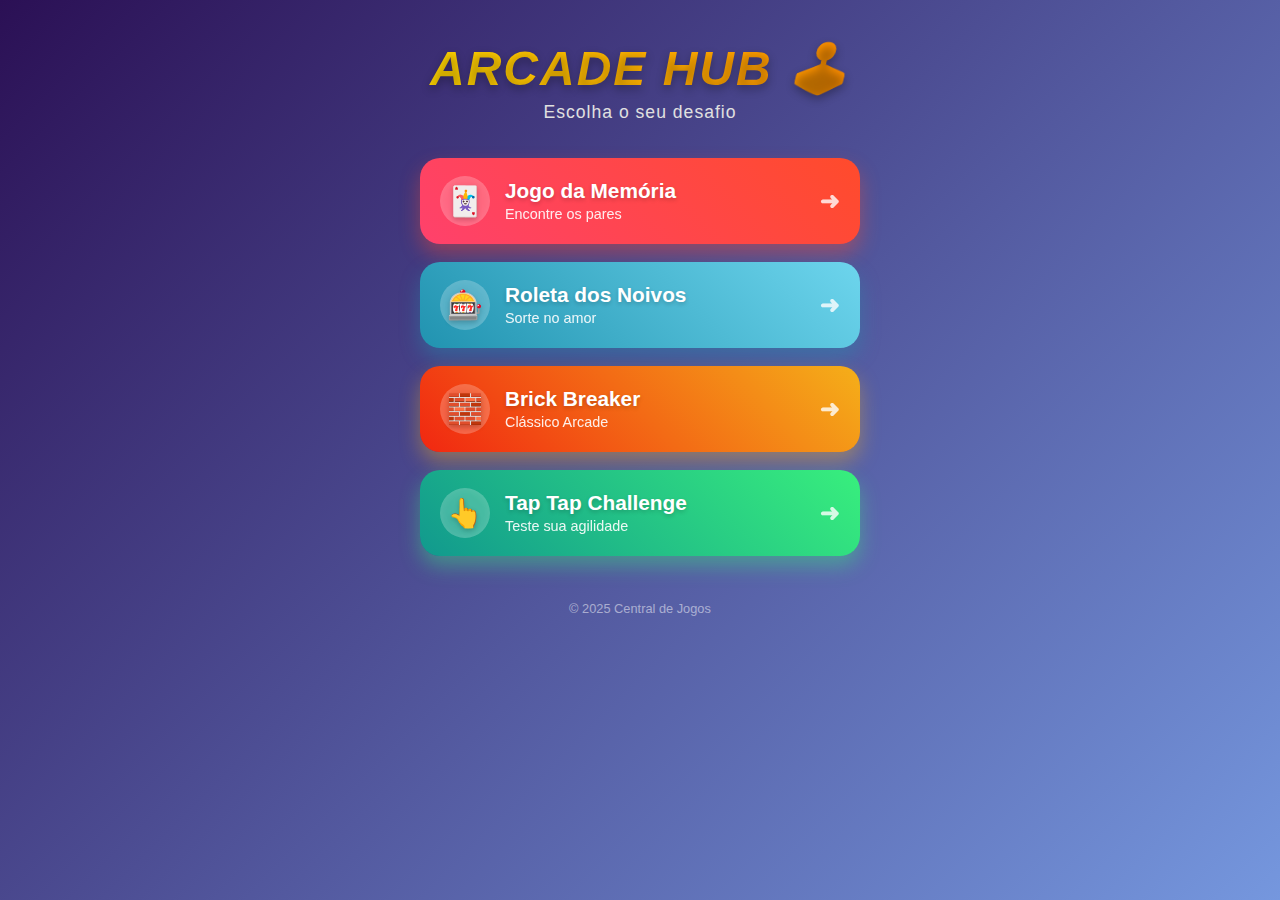
<file: index.html>
<!DOCTYPE html>
<html lang="pt-PT">
<head>
    <meta charset="UTF-8">
    <meta name="viewport" content="width=device-width, initial-scale=1.0, maximum-scale=1.0, user-scalable=no">
    <link rel="icon" type="image/png" href="./img1.png">
    <title>Menu Arcade</title>
    <link rel="stylesheet" href="style.css">
</head>
<body>

    <div class="menu-container">
        
        <header class="menu-header">
            <h1>ARCADE HUB 🕹️</h1>
            <p>Escolha o seu desafio</p>
        </header>

        <nav class="game-list">
            
            <a href="./jogo da memoria/index.html" class="game-card card-1">
                <div class="icon-box">🃏</div>
                <div class="info">
                    <h2>Jogo da Memória</h2>
                    <span>Encontre os pares</span>
                </div>
                <div class="arrow">➜</div>
            </a>

            <a href="./game-previsao/index.html" class="game-card card-2">
                <div class="icon-box">🎰</div>
                <div class="info">
                    <h2>Roleta dos Noivos</h2>
                    <span>Sorte no amor</span>
                </div>
                <div class="arrow">➜</div>
            </a>

            <a href="./brick-breaker/index.html" class="game-card card-3">
                <div class="icon-box">🧱</div>
                <div class="info">
                    <h2>Brick Breaker</h2>
                    <span>Clássico Arcade</span>
                </div>
                <div class="arrow">➜</div>
            </a>

            <a href="./game-tap-tap/index.html" class="game-card card-4">
                <div class="icon-box">👆</div>
                <div class="info">
                    <h2>Tap Tap Challenge</h2>
                    <span>Teste sua agilidade</span>
                </div>
                <div class="arrow">➜</div>
            </a>

        </nav>

        <footer>
            <p>© 2025 Central de Jogos</p>
        </footer>
    </div>

</body>
</html>
</file>
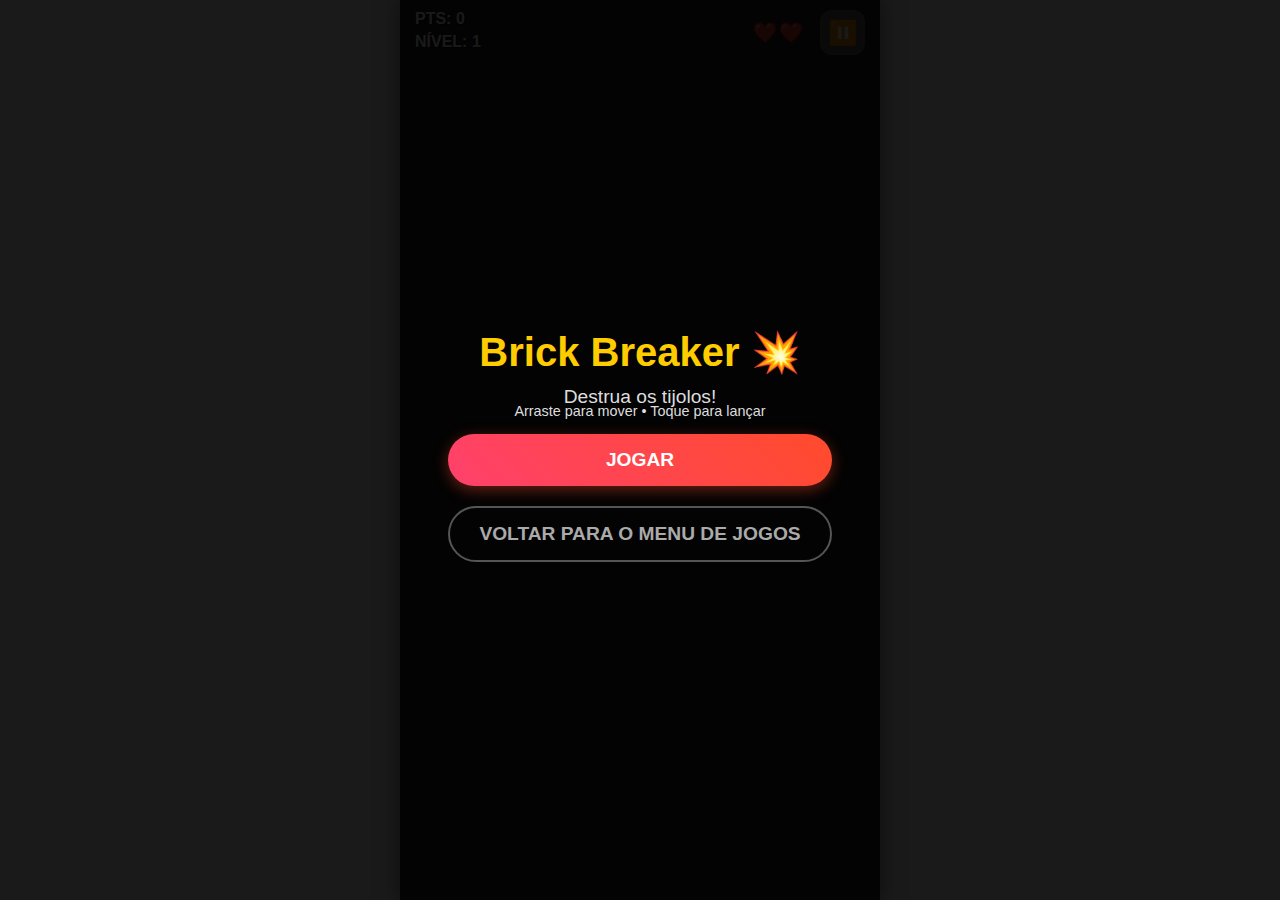
<file: brick-breaker/index.html>
<!DOCTYPE html>
<html lang="pt-BR">
<head>
    <meta charset="UTF-8">
    <meta name="viewport" content="width=device-width, initial-scale=1.0, maximum-scale=1.0, user-scalable=no">
    <link rel="icon" type="image/png" href="./favicon.png">
    <title>Brick Breaker Mobile</title>
    <link rel="stylesheet" href="style.css">
</head>
<body>

    <div class="game-container">
        <div id="ui-layer">
            <div id="stats-left">
                <div>PTS: <span id="score">0</span></div>
                <div>NÍVEL: <span id="level">1</span></div>
            </div>

            <div id="stats-right">
                <div id="lives">❤️❤️</div>
                <button id="btn-pause-toggle">⏸️</button>
            </div>
        </div>

        <canvas id="gameCanvas"></canvas>

        <div id="start-screen" class="screen active">
            <h1>Brick Breaker 💥</h1>
            <p>Destrua os tijolos!</p>
            <p style="font-size: 0.9rem; margin-top: -20px; margin-bottom: 5px;">Arraste para mover • Toque para lançar</p>
            
            <button id="btn-start" class="btn primary">Jogar</button>
            
            <a href="../index.html" class="btn secondary link-btn">Voltar para o Menu de Jogos</a>
        </div>

        <div id="pause-screen" class="screen">
            <h1>Pausado ✋</h1>
            <button id="btn-resume" class="btn primary">Continuar</button>
            <a href="./index.html" class="btn secondary link-btn">Sair para Menu</a>
        </div>

        <div id="game-over-screen" class="screen">
            <h1>Game Over</h1>
            <p>Nível alcançado: <span id="final-level">1</span></p>
            <p>Pontuação Final: <span id="final-score">0</span></p>
            <button id="btn-restart" class="btn primary">Tentar Novamente</button>
            <a href="./index.html" class="btn secondary link-btn">Sair</a>
        </div>

        <div id="win-screen" class="screen">
            <h1>Você Zerou! 🏆</h1>
            <p>Parabéns, completou os 10 níveis!</p>
            <p>Pontuação: <span id="win-score">0</span></p>
            <button id="btn-play-again" class="btn primary">Jogar Novamente</button>
            <a href="menu.html" class="btn secondary link-btn">Voltar ao Menu</a>
        </div>
    </div>

    <script src="script.js"></script>
</body>
</html>
</file>
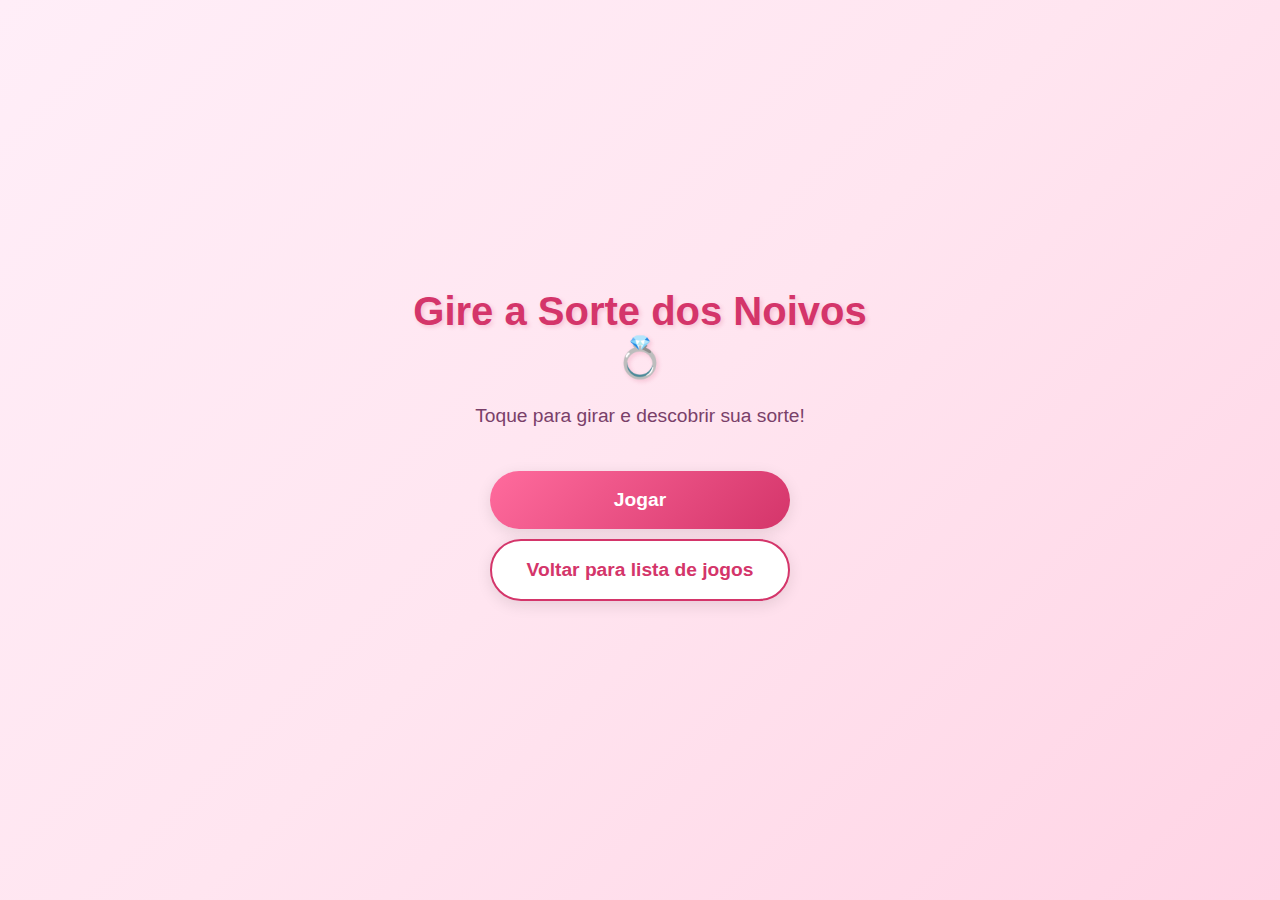
<file: game-previsao/index.html>
<!DOCTYPE html>
<html lang="pt-BR">
<head>
    <meta charset="UTF-8">
    <meta name="viewport" content="width=device-width, initial-scale=1.0">
    <link rel="icon" type="image/png" href="./favicon.png">
    <title>Role a Sorte dos Noivos 💍</title>
    <link rel="stylesheet" href="style.css">
</head>
<body>
    <!-- Tela Inicial -->
    <div id="welcomeScreen" class="screen active">
        <div class="container">
            <h1 class="title">Gire a Sorte dos Noivos 💍</h1>
            <p class="subtitle">Toque para girar e descobrir sua sorte!</p>
            <button id="startBtn" class="btn btn-primary">Jogar</button>
            <button href="../index.html" id="backBtn" class="btn btn-secondary">Voltar para lista de jogos</button>
        </div>
    </div>

    <!-- Tela do Jogo -->
    <div id="gameScreen" class="screen">
        <div class="container">
            <h2 class="game-title">Role a Sorte dos Noivos 💍</h2>
            
            <div class="slot-machine">
                <div class="slot-column" id="slot1">
                    <div class="slot-items"></div>
                </div>
                <div class="slot-column" id="slot2">
                    <div class="slot-items"></div>
                </div>
                <div class="slot-column" id="slot3">
                    <div class="slot-items"></div>
                </div>
            </div>

            <button id="spinBtn" class="btn btn-spin">Girar 🎰</button>

            <div id="resultMessage" class="result-message"></div>

            <div class="history">
                <h3>Últimas Sortes:</h3>
                <div id="historyList"></div>
            </div>

            <button id="returnBtn" class="btn btn-return">Voltar ao Início</button>
        </div>
    </div>

    <!-- Audio opcional -->
    <audio id="spinSound" preload="auto">
        <source src="[data-uri]" type="audio/wav">
    </audio>

    <script src="script.js"></script>
</body>
</html>
</file>
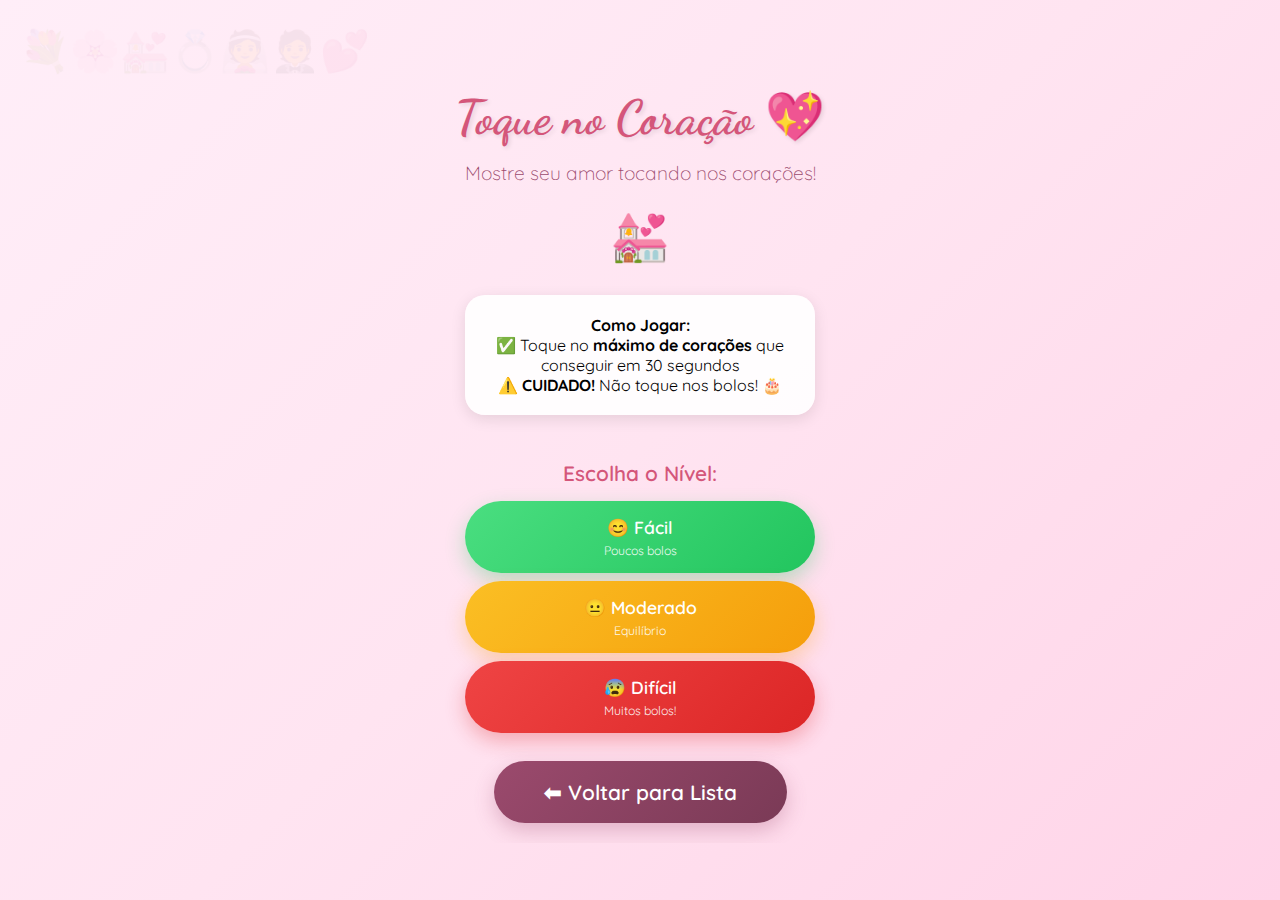
<file: game-tap-tap/index.html>
<!DOCTYPE html>
<html lang="pt-BR">
<head>
    <meta charset="UTF-8">
    <meta name="viewport" content="width=device-width, initial-scale=1.0">
    <link rel="icon" type="image/png" href="./favicon.png">
    <title>Toque no Coração 💖</title>
    <link rel="stylesheet" href="style.css">
</head>
<body>
    <div class="container">
        <div id="startScreen" class="screen active">
            <h1>Toque no Coração 💖</h1>
            <p class="subtitle">Mostre seu amor tocando nos corações!</p>
            <div class="emoji-big">💒</div>
            <div class="rules">
                <p><strong>Como Jogar:</strong></p>
                <p>✅ Toque no <strong>máximo de corações</strong> que conseguir em 30 segundos</p>
                <p>⚠️ <strong>CUIDADO!</strong> Não toque nos bolos! 🎂</p>
            </div>
            
            <div class="difficulty-selection">
                <p class="difficulty-title">Escolha o Nível:</p>
                <button class="difficulty-btn easy" onclick="startGame('easy')">
                    😊 Fácil
                    <span class="difficulty-desc">Poucos bolos</span>
                </button>
                <button class="difficulty-btn medium" onclick="startGame('medium')">
                    😐 Moderado
                    <span class="difficulty-desc">Equilíbrio</span>
                </button>
                <button class="difficulty-btn hard" onclick="startGame('hard')">
                    😰 Difícil
                    <span class="difficulty-desc">Muitos bolos!</span>
                </button>
            </div>

            <div style="margin-top: 20px; width: 100%; max-width: 350px;">
                <button class="btn-secondary" onclick="exitGame()">⬅ Voltar para Lista</button>
            </div>
        </div>

        <div id="gameScreen" class="screen game-screen">
            <div class="game-header">
                <div class="score">❤️ <span id="scoreDisplay">0</span></div>
                
                <button class="pause-btn" onclick="togglePause()">⏸️</button>
                
                <div class="timer">⏱️ <span id="timerDisplay">30</span>s</div>
            </div>

            <div id="pauseModal" class="pause-modal hidden">
                <div class="pause-content">
                    <h2>Jogo Pausado ⏸️</h2>
                    <div class="pause-buttons">
                        <button onclick="togglePause()">Continuar</button>
                        <button class="btn-secondary" onclick="goToMenu()">Sair para Menu</button>
                    </div>
                </div>
            </div>
            
            </div>

        <div id="endScreen" class="screen">
            <h1>Parabéns! 🎉</h1>
            <div class="emoji-big">💝</div>
            <div class="final-score" id="finalScore">0</div>
            <p class="message" id="messageDisplay"></p>
            <div class="record" id="recordDisplay"></div>
            
            <div class="end-buttons">
                <button onclick="restartGame()">Jogar Novamente</button>
                <button class="btn-secondary" onclick="goToMenu()">Menu Inicial</button>
                <button class="btn-secondary" style="background: linear-gradient(135deg, #7a3a56 0%, #5c2b41 100%);" onclick="exitGame()">Sair do Jogo</button>
            </div>
        </div>
    </div>

    <script src="script.js"></script>
</body>
</html>
</file>
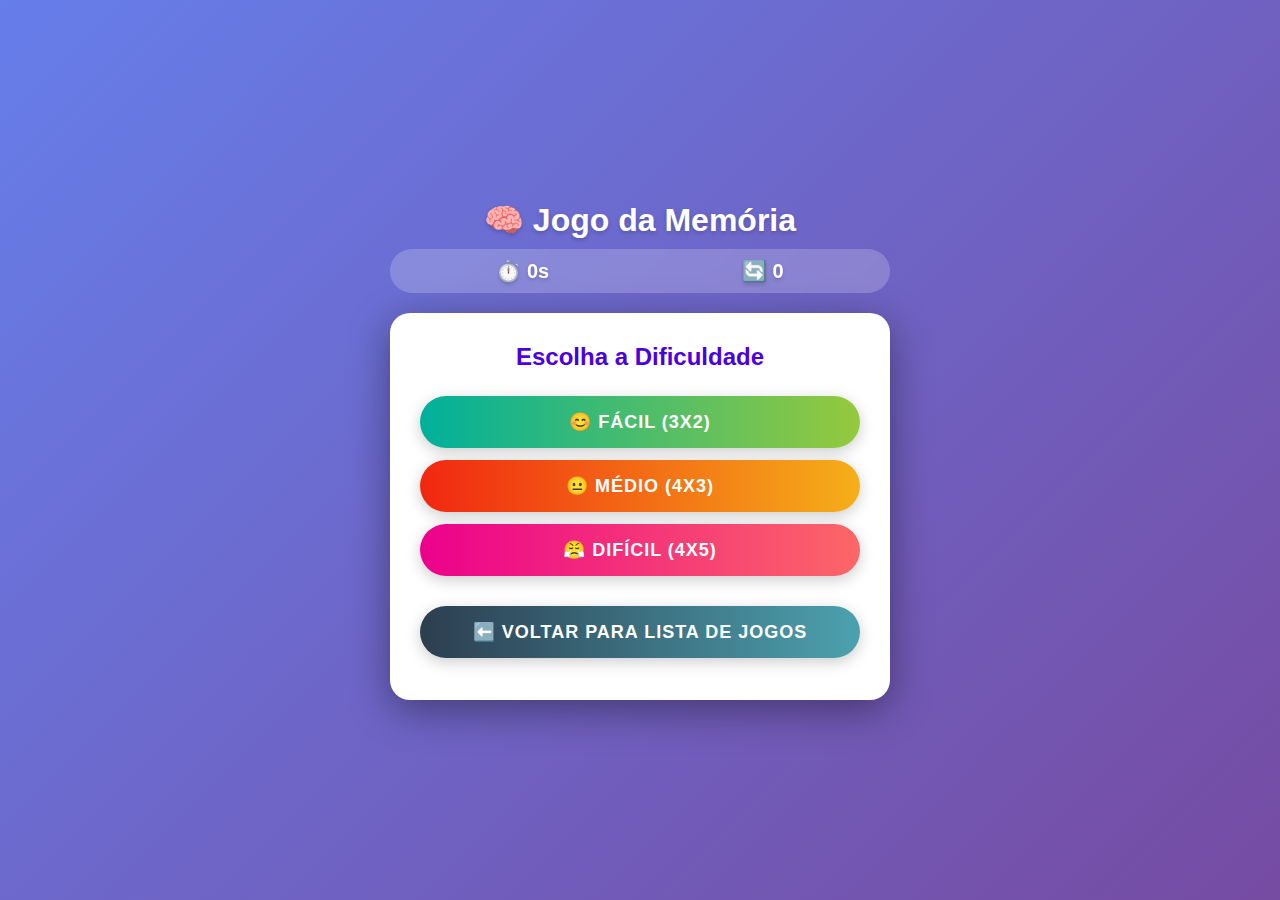
<file: jogo da memoria/index.html>
<!DOCTYPE html>
<html lang="pt-BR">
<head>
    <meta charset="UTF-8">
    <meta name="viewport" content="width=device-width, initial-scale=1.0">
    <title>Jogo da Memória</title>
     <link rel="icon" type="image/png" href="./images/cerebro2.png">
    <link rel="stylesheet" href="style.css">
</head>
<body>
    <div class="container">
        <div class="header">
            <h1>🧠 Jogo da Memória</h1>
            <div class="info">
                <div>⏱️ <span id="tempo">0</span>s</div>
                <div>🔄 <span id="jogadas">0</span></div>
            </div>
        </div>

        <div id="menu" class="menu">
            <h2>Escolha a Dificuldade</h2>
            <button class="btn btn-facil" onclick="iniciarJogo('facil')">😊 Fácil (3x2)</button>
            <button class="btn btn-medio" onclick="iniciarJogo('medio')">😐 Médio (4x3)</button>
            <button class="btn btn-dificil" onclick="iniciarJogo('dificil')">😤 Difícil (4x5)</button>
            <a href="../index.html" class="btn btn-voltar" style="text-decoration: none; display: block;">⬅️ Voltar para Lista de Jogos</a>
        </div>

        <div id="game-board" class="game-board"></div>
        <button id="btn-voltar" class="btn btn-voltar hidden" onclick="voltarMenu()">Voltar ao Menu</button>

        <div id="vitoria" class="vitoria hidden">
            <h2>🎉 Parabéns!</h2>
            <p>Você venceu!</p>
            <p>⏱️ Tempo: <span id="tempo-final">0</span> segundos</p>
            <p>🔄 Jogadas: <span id="jogadas-final">0</span></p>
            <button class="btn btn-facil" onclick="voltarMenu()">Jogar Novamente</button>
        </div>
    </div>

    <script src="script.js"></script>
</body>
</html>
</file>
<file: game-previsao/style.css>
* {
    margin: 0;
    padding: 0;
    box-sizing: border-box;
}

body {
    font-family: 'Segoe UI', Tahoma, Geneva, Verdana, sans-serif;
    background: linear-gradient(135deg, #ffeef8 0%, #ffe5f0 50%, #ffd4e5 100%);
    min-height: 100vh;
    display: flex;
    align-items: center;
    justify-content: center;
    overflow-x: hidden;
}

.screen {
    display: none;
    width: 100%;
    min-height: 100vh;
    padding: 20px;
}

.screen.active {
    display: flex;
    align-items: center;
    justify-content: center;
    animation: fadeIn 0.5s ease;
}

.container {
    max-width: 500px;
    width: 100%;
    text-align: center;
}

/* Tela Inicial */
.title {
    font-size: 2.5rem;
    color: #d4356a;
    margin-bottom: 20px;
    text-shadow: 2px 2px 4px rgba(212, 53, 106, 0.2);
    animation: bounceIn 1s ease;
}

.subtitle {
    font-size: 1.2rem;
    color: #7a4069;
    margin-bottom: 40px;
    line-height: 1.6;
}

/* Botões */
.btn {
    width: 100%;
    max-width: 300px;
    padding: 18px 30px;
    font-size: 1.2rem;
    font-weight: bold;
    border: none;
    border-radius: 50px;
    cursor: pointer;
    transition: all 0.3s ease;
    margin: 10px auto;
    display: block;
    box-shadow: 0 4px 15px rgba(0, 0, 0, 0.1);
}

.btn-primary {
    background: linear-gradient(135deg, #ff6b9d 0%, #d4356a 100%);
    color: white;
}

.btn-primary:hover {
    transform: translateY(-3px);
    box-shadow: 0 6px 20px rgba(212, 53, 106, 0.4);
}

.btn-secondary {
    background: white;
    color: #d4356a;
    border: 2px solid #d4356a;
}

.btn-secondary:hover {
    background: #ffeef8;
    transform: translateY(-2px);
}

.btn-spin {
    background: linear-gradient(135deg, #ffd700 0%, #ffaa00 100%);
    color: #7a4069;
    font-size: 1.5rem;
    max-width: 100%;
    margin-top: 30px;
    box-shadow: 0 6px 20px rgba(255, 215, 0, 0.4);
}

.btn-spin:hover:not(:disabled) {
    transform: scale(1.05);
    box-shadow: 0 8px 25px rgba(255, 215, 0, 0.6);
}

.btn-spin:disabled {
    opacity: 0.6;
    cursor: not-allowed;
}

.btn-return {
    background: white;
    color: #d4356a;
    border: 2px solid #d4356a;
    font-size: 1rem;
    max-width: 250px;
    margin-top: 30px;
}

/* Tela do Jogo */
.game-title {
    font-size: 1.8rem;
    color: #d4356a;
    margin-bottom: 30px;
}

/* Slot Machine */
.slot-machine {
    display: flex;
    justify-content: center;
    gap: 15px;
    margin: 30px auto;
    padding: 30px 20px;
    background: white;
    border-radius: 30px;
    box-shadow: 0 10px 40px rgba(0, 0, 0, 0.15);
    border: 5px solid #ffd700;
}

.slot-column {
    width: 90px;
    height: 120px;
    background: linear-gradient(135deg, #ffeef8 0%, #fff5fa 100%);
    border-radius: 20px;
    overflow: hidden;
    position: relative;
    border: 3px solid #ff6b9d;
    box-shadow: inset 0 4px 8px rgba(0, 0, 0, 0.1);
}

.slot-items {
    position: absolute;
    top: 0;
    left: 0;
    width: 100%;
    transition: transform 0.1s linear;
}

.slot-item {
    height: 120px;
    display: flex;
    align-items: center;
    justify-content: center;
    font-size: 4rem;
}

/* Animação de Spin */
.spinning .slot-items {
    animation: spin 0.1s linear infinite;
}

@keyframes spin {
    0% { transform: translateY(0); }
    100% { transform: translateY(-120px); }
}

/* Mensagem de Resultado */
.result-message {
    min-height: 100px;
    display: flex;
    align-items: center;
    justify-content: center;
    margin-top: 30px;
    padding: 20px;
    background: white;
    border-radius: 20px;
    font-size: 1.2rem;
    color: #7a4069;
    font-weight: bold;
    line-height: 1.6;
    box-shadow: 0 4px 15px rgba(0, 0, 0, 0.1);
    opacity: 0;
    transform: scale(0.8);
    transition: all 0.4s ease;
}

.result-message.show {
    opacity: 1;
    transform: scale(1);
    animation: zoomIn 0.5s ease;
}

/* Histórico */
.history {
    margin-top: 40px;
    padding: 20px;
    background: white;
    border-radius: 20px;
    box-shadow: 0 4px 15px rgba(0, 0, 0, 0.1);
}

.history h3 {
    color: #d4356a;
    font-size: 1.2rem;
    margin-bottom: 15px;
}

#historyList {
    max-height: 200px;
    overflow-y: auto;
}

.history-item {
    padding: 10px;
    margin: 5px 0;
    background: #ffeef8;
    border-radius: 10px;
    font-size: 0.95rem;
    color: #7a4069;
    border-left: 4px solid #ff6b9d;
}

/* Animações */
@keyframes fadeIn {
    from {
        opacity: 0;
    }
    to {
        opacity: 1;
    }
}

@keyframes bounceIn {
    0% {
        opacity: 0;
        transform: scale(0.3);
    }
    50% {
        opacity: 1;
        transform: scale(1.05);
    }
    70% {
        transform: scale(0.9);
    }
    100% {
        transform: scale(1);
    }
}

@keyframes zoomIn {
    0% {
        opacity: 0;
        transform: scale(0.5);
    }
    100% {
        opacity: 1;
        transform: scale(1);
    }
}

/* Scrollbar personalizada */
#historyList::-webkit-scrollbar {
    width: 8px;
}

#historyList::-webkit-scrollbar-track {
    background: #ffeef8;
    border-radius: 10px;
}

#historyList::-webkit-scrollbar-thumb {
    background: #ff6b9d;
    border-radius: 10px;
}

/* Responsividade */
@media (max-width: 400px) {
    .title {
        font-size: 2rem;
    }
    
    .slot-column {
        width: 75px;
        height: 100px;
    }
    
    .slot-item {
        height: 100px;
        font-size: 3rem;
    }
    
    .btn-spin {
        font-size: 1.3rem;
    }
    
    .result-message {
        font-size: 1rem;
    }
}

@media (min-width: 768px) {
    .slot-machine {
        gap: 25px;
        padding: 40px 30px;
    }
    
    .slot-column {
        width: 110px;
        height: 140px;
    }
    
    .slot-item {
        height: 140px;
        font-size: 5rem;
    }
}
</file>
<file: game-tap-tap/style.css>
@import url('https://fonts.googleapis.com/css2?family=Dancing+Script:wght@400;700&family=Quicksand:wght@300;400;600&display=swap');

* {
    margin: 0;
    padding: 0;
    box-sizing: border-box;
    -webkit-tap-highlight-color: transparent;
}

body {
    font-family: 'Quicksand', sans-serif;
    background: linear-gradient(135deg, #ffeef8 0%, #ffe4f1 50%, #ffd4e8 100%);
    min-height: 100vh;
    display: flex;
    justify-content: center;
    align-items: center;
    overflow-x: hidden;
    overflow-y: auto;
    position: relative;
}

/* Decoração de fundo */
body::before {
    content: '💐🌸💒💍👰🤵💕';
    position: absolute;
    top: 0;
    left: 0;
    right: 0;
    bottom: 0;
    font-size: 40px;
    opacity: 0.05;
    pointer-events: none;
    word-wrap: break-word;
    line-height: 1.5;
    padding: 20px;
}

.container {
    position: relative;
    width: 100%;
    max-width: 500px;
    min-height: 100vh;
    display: flex;
    flex-direction: column;
    justify-content: center;
    align-items: center;
    padding: 15px;
    z-index: 1;
}

#startScreen {
    overflow-y: auto;
    overflow-x: hidden;
    max-height: 100vh;
    padding: 20px 15px;
}

/* Scrollbar personalizada */
#startScreen::-webkit-scrollbar { width: 6px; }
#startScreen::-webkit-scrollbar-track { background: rgba(255, 255, 255, 0.3); border-radius: 10px; }
#startScreen::-webkit-scrollbar-thumb { background: rgba(212, 86, 122, 0.5); border-radius: 10px; }

.screen {
    display: none;
    text-align: center;
    width: 100%;
    animation: fadeIn 0.5s ease-in;
}

.screen.active {
    display: flex;
    flex-direction: column;
    justify-content: flex-start;
    align-items: center;
}

@keyframes fadeIn {
    from { opacity: 0; transform: scale(0.9); }
    to { opacity: 1; transform: scale(1); }
}

h1 {
    font-family: 'Dancing Script', cursive;
    font-size: 3em;
    color: #d4567a;
    margin-bottom: 15px;
    margin-top: 10px;
    text-shadow: 2px 2px 4px rgba(0,0,0,0.1);
}

.subtitle {
    font-size: 1.2em;
    color: #9b4a6d;
    margin-bottom: 15px;
    font-weight: 300;
}

/* Botões Gerais */
button {
    font-family: 'Quicksand', sans-serif;
    background: linear-gradient(135deg, #ff6b9d 0%, #d4567a 100%);
    color: white;
    border: none;
    padding: 18px 50px;
    font-size: 1.3em;
    border-radius: 50px;
    cursor: pointer;
    box-shadow: 0 8px 20px rgba(212, 86, 122, 0.3);
    transition: all 0.3s ease;
    font-weight: 600;
    min-width: 200px;
}

button:hover {
    transform: translateY(-3px);
    box-shadow: 0 12px 25px rgba(212, 86, 122, 0.4);
}

button:active { transform: translateY(-1px); }

/* Seleção de Dificuldade */
.difficulty-selection {
    width: 100%;
    max-width: 350px;
    margin-top: 20px;
}

.difficulty-title {
    font-size: 1.3em;
    color: #d4567a;
    font-weight: 600;
    margin-bottom: 15px;
}

.difficulty-btn {
    width: 100%;
    margin: 8px 0;
    padding: 15px 25px;
    font-size: 1.1em;
    display: flex;
    flex-direction: column;
    align-items: center;
    gap: 5px;
    min-width: auto;
}

.difficulty-btn.easy { background: linear-gradient(135deg, #4ade80 0%, #22c55e 100%); box-shadow: 0 8px 20px rgba(34, 197, 94, 0.3); }
.difficulty-btn.medium { background: linear-gradient(135deg, #fbbf24 0%, #f59e0b 100%); box-shadow: 0 8px 20px rgba(245, 158, 11, 0.3); }
.difficulty-btn.hard { background: linear-gradient(135deg, #ef4444 0%, #dc2626 100%); box-shadow: 0 8px 20px rgba(220, 38, 38, 0.3); }

.difficulty-desc {
    font-size: 0.7em;
    opacity: 0.9;
    font-weight: 400;
}

/* Botões Secundários */
.end-buttons {
    display: flex;
    flex-direction: column;
    gap: 15px;
    width: 100%;
    max-width: 300px;
    margin-top: 10px;
}

.btn-secondary {
    background: linear-gradient(135deg, #9b4a6d 0%, #7a3a56 100%);
    box-shadow: 0 8px 20px rgba(155, 74, 109, 0.3);
}

/* Tela de Jogo */
.game-screen {
    width: 100%;
    height: 100vh;
    position: relative;
}

.game-header {
    position: fixed;
    top: 0;
    left: 0;
    right: 0;
    background: rgba(255, 255, 255, 0.95);
    padding: 15px 20px;
    display: flex;
    justify-content: space-between;
    align-items: center;
    box-shadow: 0 2px 10px rgba(0,0,0,0.1);
    z-index: 100;
}

.score, .timer {
    font-size: 1.5em;
    font-weight: 600;
    color: #d4567a;
}

/* Botão de Pause */
.pause-btn {
    background: white;
    color: #d4567a;
    width: 55px; 
    height: 55px; 
    padding: 0;
    font-size: 2em;
    display: flex;
    justify-content: center;
    align-items: center;
    min-width: auto;
    box-shadow: 0 4px 8px rgba(212, 86, 122, 0.15);
    transition: all 0.2s ease;
}

.pause-btn:hover {
    background: #fff0f5;
    transform: scale(1.05) translateY(-2px);
    box-shadow: 0 6px 12px rgba(212, 86, 122, 0.25);
}

.pause-btn:active {
    transform: scale(0.95);
}

/* Modal de Pause */
.pause-modal {
    position: absolute;
    top: 0;
    left: 0;
    width: 100%;
    height: 100%;
    background: rgba(255, 255, 255, 0.85);
    backdrop-filter: blur(5px);
    z-index: 200;
    display: flex;
    justify-content: center;
    align-items: center;
    animation: fadeIn 0.2s ease-out;
}

.pause-modal.hidden {
    display: none;
}

.pause-content {
    background: white;
    padding: 30px;
    border-radius: 20px;
    box-shadow: 0 10px 30px rgba(212, 86, 122, 0.2);
    text-align: center;
    border: 2px solid #ffeef8;
    width: 90%;
    max-width: 320px;
}

.pause-content h2 {
    color: #d4567a;
    font-family: 'Dancing Script', cursive;
    font-size: 2.5em;
    margin-bottom: 20px;
}

.pause-buttons {
    display: flex;
    flex-direction: column;
    gap: 15px;
}

/* Congelamento de Animações */
.elements-paused .heart, 
.elements-paused .cake {
    animation-play-state: paused !important;
}

/* Elementos do Jogo */
.heart, .cake {
    position: absolute;
    font-size: 70px;
    cursor: pointer;
    user-select: none;
    z-index: 10;
    filter: drop-shadow(0 4px 8px rgba(0,0,0,0.2));
    width: 80px;
    height: 80px;
    display: flex;
    align-items: center;
    justify-content: center;
}

.heart { animation: heartAppear 0.3s ease-out, heartPulse 0.6s ease-in-out infinite; }
.cake { animation: cakeAppear 0.3s ease-out, cakeShake 0.8s ease-in-out infinite; }

@keyframes heartAppear { from { transform: scale(0) rotate(0deg); opacity: 0; } to { transform: scale(1) rotate(10deg); opacity: 1; } }
@keyframes heartPulse { 0%, 100% { transform: scale(1) rotate(10deg); } 50% { transform: scale(1.1) rotate(-10deg); } }
@keyframes heartPop { 0% { transform: scale(1); } 50% { transform: scale(1.5); } 100% { transform: scale(0); opacity: 0; } }
.heart.clicked { animation: heartPop 0.4s ease-out forwards; }

@keyframes cakeAppear { from { transform: scale(0) rotate(0deg); opacity: 0; } to { transform: scale(1) rotate(-5deg); opacity: 1; } }
@keyframes cakeShake { 0%, 100% { transform: scale(1) rotate(-5deg); } 25% { transform: scale(1.05) rotate(5deg); } 75% { transform: scale(1.05) rotate(-10deg); } }

/* Game Over Overlay */
.game-over {
    position: fixed;
    top: 0; left: 0; right: 0; bottom: 0;
    background: rgba(212, 86, 122, 0.95);
    display: flex;
    flex-direction: column;
    justify-content: center;
    align-items: center;
    z-index: 1000;
    animation: fadeIn 0.3s ease-in;
}

.game-over h2 {
    font-family: 'Dancing Script', cursive;
    font-size: 3em;
    color: white;
    margin-bottom: 20px;
    animation: shake 0.5s ease-in-out;
}

.game-over p {
    color: white;
    font-size: 1.3em;
    margin-bottom: 30px;
}

@keyframes shake { 0%, 100% { transform: translateX(0); } 25% { transform: translateX(-20px); } 75% { transform: translateX(20px); } }

/* Tela Final */
.final-score {
    font-size: 4em;
    color: #d4567a;
    font-weight: 700;
    margin: 20px 0;
    animation: scoreReveal 0.6s ease-out;
}

@keyframes scoreReveal { 0% { transform: scale(0) rotate(-180deg); opacity: 0; } 60% { transform: scale(1.2) rotate(10deg); } 100% { transform: scale(1) rotate(0deg); opacity: 1; } }

.record {
    background: rgba(255, 255, 255, 0.8);
    padding: 15px 30px;
    border-radius: 20px;
    margin: 20px 0;
    font-size: 1.2em;
    color: #d4567a;
    font-weight: 600;
    box-shadow: 0 4px 15px rgba(0,0,0,0.1);
}

.emoji-big { font-size: 3em; margin: 5px 0; animation: float 2s ease-in-out infinite; }
@keyframes float { 0%, 100% { transform: translateY(0); } 50% { transform: translateY(-10px); } }

.rules {
    background: rgba(255, 255, 255, 0.9);
    padding: 20px 25px;
    border-radius: 20px;
    margin: 25px 0;
    box-shadow: 0 4px 15px rgba(0,0,0,0.1);
    max-width: 350px;
}

/* Responsividade */
@media (max-width: 400px) {
    h1 { font-size: 2.2em; }
    .subtitle { font-size: 1em; }
    button { padding: 12px 30px; font-size: 1em; }
    .difficulty-btn { padding: 10px 15px; font-size: 0.95em; }
    .heart, .cake { font-size: 60px; width: 70px; height: 70px; }
}

@media (min-height: 700px) {
    .heart, .cake { font-size: 80px; width: 90px; height: 90px; }
}
</file>
<file: jogo da memoria/style.css>
* {
    margin: 0;
    padding: 0;
    box-sizing: border-box;
}

body {
    font-family: 'Segoe UI', Tahoma, Geneva, Verdana, sans-serif;
    /* Fundo roxo/azul vibrante */
    background: linear-gradient(135deg, #667eea 0%, #764ba2 100%);
    min-height: 100vh;
    display: flex;
    justify-content: center;
    align-items: center;
    padding: 10px;
}

.container {
    width: 100%;
    max-width: 500px;
}

.header {
    text-align: center;
    color: white;
    margin-bottom: 20px;
    text-shadow: 0 2px 4px rgba(0,0,0,0.2);
}

h1 {
    font-size: 32px;
    margin-bottom: 10px;
    font-weight: 800;
}

.info {
    display: flex;
    justify-content: space-around;
    margin-bottom: 15px;
    font-size: 20px;
    font-weight: bold;
    background: rgba(255, 255, 255, 0.2);
    padding: 10px;
    border-radius: 50px;
    backdrop-filter: blur(5px);
}

.menu {
    background: white;
    border-radius: 20px;
    padding: 30px;
    text-align: center;
    box-shadow: 0 10px 40px rgba(0,0,0,0.4);
    animation: popIn 0.5s ease;
}

.menu h2 {
    margin-bottom: 25px;
    color: #4a00e0;
    font-size: 24px;
}

.btn {
    display: block;
    width: 100%;
    padding: 15px;
    margin: 12px 0;
    border: none;
    border-radius: 50px;
    font-size: 18px;
    font-weight: bold;
    cursor: pointer;
    transition: transform 0.2s, box-shadow 0.2s;
    text-transform: uppercase;
    letter-spacing: 1px;
    box-shadow: 0 4px 15px rgba(0,0,0,0.2);
}

.btn:hover {
    transform: translateY(-2px);
    box-shadow: 0 6px 20px rgba(0,0,0,0.3);
}

.btn:active {
    transform: scale(0.98);
}

/* Botão Fácil: Verde Ciano Vibrante */
.btn-facil {
    background: linear-gradient(to right, #00b09b, #96c93d);
    color: white;
}

/* Botão Médio: Laranja/Amarelo Solar */
.btn-medio {
    background: linear-gradient(to right, #f12711, #f5af19);
    color: white;
}

/* Botão Difícil: Rosa/Roxo Neon */
.btn-dificil {
    background: linear-gradient(to right, #ec008c, #fc6767);
    color: white;
}

/* Botão Voltar: Azul Profundo */
.btn-voltar {
    background: linear-gradient(to right, #2c3e50, #4ca1af);
    color: white;
    margin-top: 25px;
}

.menu .btn-voltar {
    margin-top: 30px;
}

.game-board {
    display: none;
    grid-gap: 12px;
    margin-bottom: 15px;
    perspective: 1000px;
}

.game-board.facil {
    grid-template-columns: repeat(3, 1fr);
}

.game-board.medio {
    grid-template-columns: repeat(4, 1fr);
}

.game-board.dificil {
    grid-template-columns: repeat(4, 1fr);
}

.card {
    aspect-ratio: 1;
    background: white;
    border-radius: 12px;
    display: flex;
    justify-content: center;
    align-items: center;
    font-size: 32px;
    cursor: pointer;
    transition: transform 0.3s;
    box-shadow: 0 4px 8px rgba(0,0,0,0.2);
    position: relative;
    overflow: hidden;
}

/* Fundo da carta virada (imagem aparecendo) */
.card.flipped {
    background: white;
    transform: rotateY(180deg);
}

/* Carta Encontrada: Dourado Vibrante */
.card.matched {
    background: linear-gradient(135deg, #FDC830 0%, #F37335 100%);
    border: 2px solid #fff;
    cursor: default;
    opacity: 1;
    animation: pulse 0.5s ease;
}

/* Carta fechada (verso): Gradiente Azul Moderno */
.card:not(.flipped):not(.matched) {
    background: linear-gradient(45deg, #12c2e9, #c471ed, #f64f59);
}

/* Ícone ou "padrão" visual para o verso da carta (opcional, css puro) */
.card:not(.flipped):not(.matched)::after {
    content: '?';
    color: rgba(255,255,255,0.5);
    font-size: 24px;
    font-weight: bold;
}

.card-content {
    display: none;
}

.card-content img,
.card img.card-content {
    width: 90%;
    height: 90%;
    object-fit: cover;
    border-radius: 8px;
    /* Adiciona borda leve na imagem */
    box-shadow: 0 2px 5px rgba(0,0,0,0.1); 
}

.card.flipped .card-content,
.card.matched .card-content {
    display: block;
}

.hidden {
    display: none;
}

@media (max-width: 400px) {
    h1 {
        font-size: 24px;
    }
    
    .info {
        font-size: 16px;
    }
    
    .card {
        font-size: 28px;
    }
}

.vitoria {
    background: white;
    border-radius: 20px;
    padding: 30px;
    text-align: center;
    box-shadow: 0 10px 40px rgba(0,0,0,0.4);
    animation: zoomIn 0.5s ease;
}

.vitoria h2 {
    color: #00b09b; /* Verde Sucesso */
    margin-bottom: 20px;
    font-size: 32px;
}

.vitoria p {
    font-size: 18px;
    margin: 10px 0;
    color: #555;
    font-weight: bold;
}

.vitoria span {
    color: #764ba2;
    font-size: 22px;
}

/* Animações simples para dar vida */
@keyframes popIn {
    from { opacity: 0; transform: scale(0.8); }
    to { opacity: 1; transform: scale(1); }
}

@keyframes zoomIn {
    from { opacity: 0; transform: translateY(50px); }
    to { opacity: 1; transform: translateY(0); }
}

@keyframes pulse {
    0% { transform: scale(1); }
    50% { transform: scale(1.1); }
    100% { transform: scale(1); }
}
</file>
<file: style.css>
/* Reset básico */
* {
    margin: 0;
    padding: 0;
    box-sizing: border-box;
    -webkit-tap-highlight-color: transparent;
    font-family: 'Segoe UI', Tahoma, Geneva, Verdana, sans-serif;
}

body {
    background: linear-gradient(135deg, #2b1055 0%, #7597de 100%);
    color: white;
    min-height: 100vh;
    display: flex;
    justify-content: center;
    align-items: flex-start;
}

.menu-container {
    width: 100%;
    max-width: 480px;
    padding: 40px 20px;
    display: flex;
    flex-direction: column;
    gap: 25px;
}

/* Cabeçalho */
.menu-header {
    text-align: center;
    margin-bottom: 10px;
}

.menu-header h1 {
    font-size: 3rem;
    font-weight: 900;
    font-style: italic;
    text-transform: uppercase;
    background: linear-gradient(to right, #FFD700, #ff8c00);
    -webkit-background-clip: text;
    -webkit-text-fill-color: transparent;
    text-shadow: 0px 4px 10px rgba(0,0,0,0.3);
    margin-bottom: 5px;
    letter-spacing: 2px;
}

.menu-header p {
    color: #e0e0e0;
    font-size: 1.1rem;
    font-weight: 300;
    letter-spacing: 1px;
}

/* Lista de Jogos */
.game-list {
    display: flex;
    flex-direction: column;
    gap: 18px;
}

/* Estilo Base do Card */
.game-card {
    display: flex;
    align-items: center;
    justify-content: space-between;
    padding: 18px 20px;
    border-radius: 20px; /* Bordas bem redondas */
    text-decoration: none;
    color: white;
    transition: transform 0.2s, box-shadow 0.2s;
    position: relative;
    overflow: hidden;
    border: none;
}

/* Efeito de Clique */
.game-card:active {
    transform: scale(0.96);
}

/* Ícone */
.icon-box {
    font-size: 1.8rem;
    margin-right: 15px;
    background: rgba(255, 255, 255, 0.2);
    width: 50px;
    height: 50px;
    border-radius: 50%;
    display: flex;
    justify-content: center;
    align-items: center;
    backdrop-filter: blur(5px);
    box-shadow: inset 0 0 10px rgba(255,255,255,0.1);
    text-shadow: 0 2px 5px rgba(0,0,0,0.2);
}

/* Texto */
.info {
    flex-grow: 1;
}

.info h2 {
    font-size: 1.3rem;
    font-weight: 700;
    text-shadow: 0 2px 4px rgba(0,0,0,0.2);
    margin-bottom: 2px;
}

.info span {
    font-size: 0.9rem;
    opacity: 0.9;
    font-weight: 500;
}

.arrow {
    font-size: 1.5rem;
    font-weight: bold;
    opacity: 0.8;
}

/* Card 1 (Memória) */
.card-1 {
    background: linear-gradient(45deg, #FF416C, #FF4B2B);
    box-shadow: 0 10px 20px rgba(255, 75, 43, 0.4);
}

/* Card 2 (Roleta) */
.card-2 {
    background: linear-gradient(45deg, #2193b0, #6dd5ed);
    box-shadow: 0 10px 20px rgba(33, 147, 176, 0.4);
}

/* Card 3 (Brick Breaker)r */
.card-3 {
    background: linear-gradient(45deg, #f12711, #f5af19);
    box-shadow: 0 10px 20px rgba(245, 175, 25, 0.4);
}

/* Card 4 (Tap Tap) */
.card-4 {
    background: linear-gradient(45deg, #11998e, #38ef7d);
    box-shadow: 0 10px 20px rgba(56, 239, 125, 0.4);
}
.card-locked.disabled {
    opacity: 0.6;
    pointer-events: none;
}

/* Rodapé */
footer {
    text-align: center;
    margin-top: 20px;
    color: rgba(255, 255, 255, 0.5);
    font-size: 0.8rem;
}
</file>
<file: brick-breaker/style.css>
/* Reset básico */
* {
    margin: 0;
    padding: 0;
    box-sizing: border-box;
    user-select: none;
    -webkit-tap-highlight-color: transparent;
}

body {
    background-color: #1a1a1a;
    font-family: 'Segoe UI', Tahoma, Geneva, Verdana, sans-serif;
    color: white;
    /* Usa dvh para descontar a barra de url/navegação */
    height: 100vh;
    height: 100dvh; 
    width: 100vw;
    display: flex;
    justify-content: center;
    align-items: center;
    overflow: hidden;
    touch-action: none;
}

.game-container {
    position: relative;
    width: 100%;
    max-width: 480px;
    height: 100%;
    background-color: #000;
    box-shadow: 0 0 20px rgba(0,0,0,0.5);
}

#gameCanvas {
    display: block;
    width: 100%;
    height: 100%;
    background-color: #222;
    touch-action: none;
}

/* --- UI DO TOPO --- */
#ui-layer {
    position: absolute;
    top: 0;
    left: 0;
    width: 100%;
    padding: 10px 15px;
    display: flex;
    justify-content: space-between;
    align-items: flex-start;
    z-index: 5;
    pointer-events: none;
}

#stats-left {
    display: flex;
    flex-direction: column;
    gap: 5px;
    font-size: 16px;
    font-weight: bold;
    color: #fff;
    text-shadow: 1px 1px 2px black;
}

#stats-right {
    display: flex;
    align-items: center;
    gap: 15px;
    pointer-events: auto;
}

#lives {
    font-size: 1.2rem;
    letter-spacing: 2px;
    text-shadow: 0 0 5px rgba(255, 0, 0, 0.5);
}

#btn-pause-toggle {
    background: rgba(255, 255, 255, 0.25);
    border: 2px solid rgba(255,255,255,0.1);
    color: white;
    font-size: 1.5rem;
    width: 45px;
    height: 45px;
    border-radius: 12px;
    cursor: pointer;
    display: flex;
    justify-content: center;
    align-items: center;
    transition: background 0.2s;
}

#btn-pause-toggle:active {
    background: rgba(255, 255, 255, 0.5);
    transform: scale(0.95);
}

/* --- TELAS DE OVERLAY --- */
.screen {
    position: absolute;
    top: 0;
    left: 0;
    width: 100%;
    height: 100%;
    background: rgba(0, 0, 0, 0.9);
    display: flex;
    flex-direction: column;
    justify-content: center;
    align-items: center;
    text-align: center;
    z-index: 10;
    opacity: 0;
    pointer-events: none;
    transition: opacity 0.3s ease;
}

.screen.active {
    opacity: 1;
    pointer-events: all;
}

h1 {
    font-size: 2.5rem;
    margin-bottom: 10px;
    color: #ffcc00;
}

p {
    font-size: 1.2rem;
    margin-bottom: 15px;
    color: #ddd;
}

/* --- BOTÕES --- */
.btn {
    display: block;
    width: 80%;
    padding: 15px;
    margin: 10px auto;
    border: none;
    border-radius: 50px;
    font-size: 1.2rem;
    font-weight: bold;
    cursor: pointer;
    text-transform: uppercase;
    transition: transform 0.1s;
    text-decoration: none;
    line-height: normal;
}

.btn:active {
    transform: scale(0.95);
}

.link-btn {
    display: flex;
    justify-content: center;
    align-items: center;
    color: #aaa;
}

.primary {
    background: linear-gradient(45deg, #ff416c, #ff4b2b);
    color: white;
    box-shadow: 0 4px 15px rgba(255, 75, 43, 0.4);
}

.secondary {
    background: transparent;
    border: 2px solid #555;
    color: #aaa;
}
</file>
